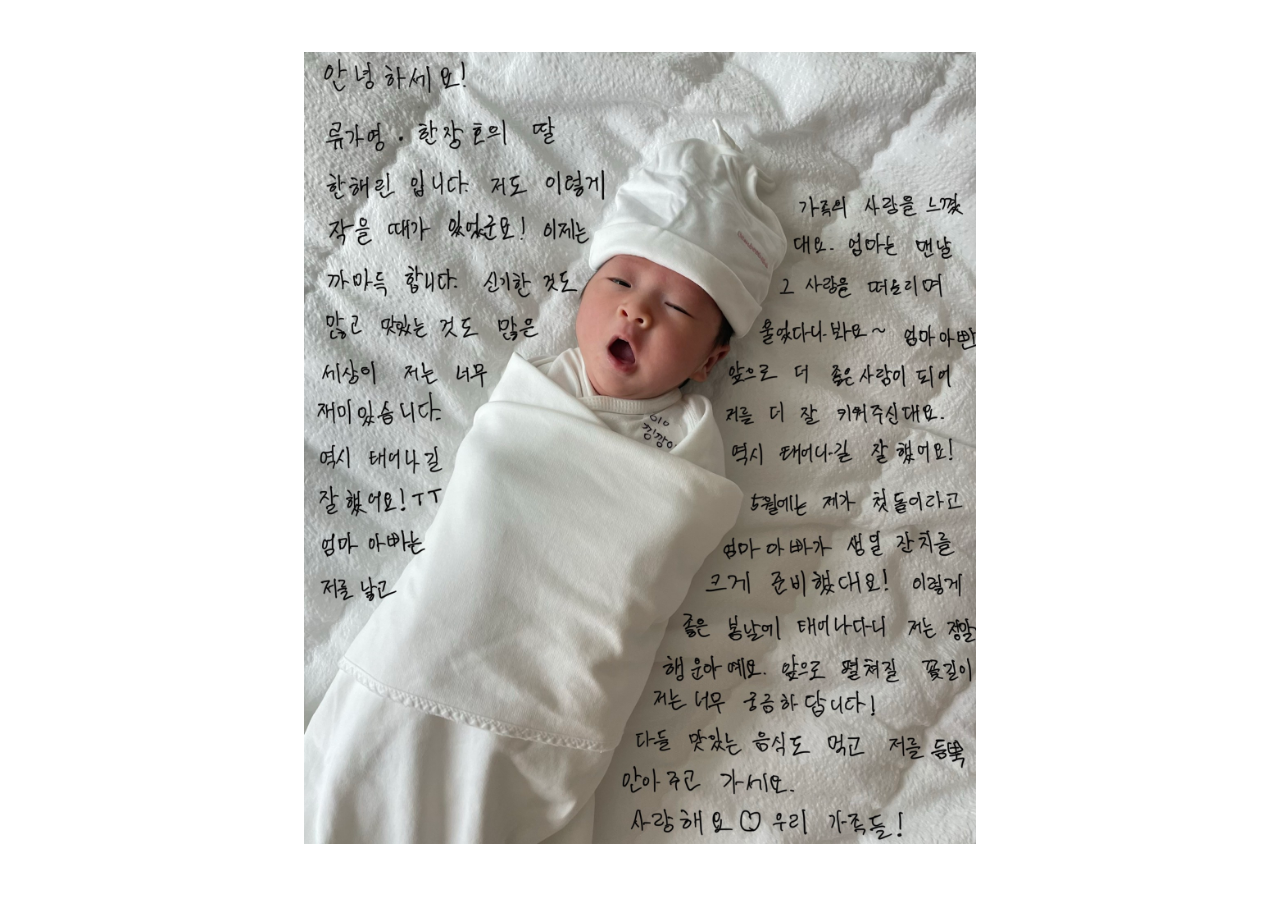
<file: landing-letter.html>
<!doctype html>
<html lang="ko">
  <head>
    <meta charset="UTF-8" />
    <meta name="viewport" content="width=device-width, initial-scale=1.0" />
    <title>해린이 첫돌 초대장</title>
    <style>
      @font-face {
        font-family: "NanumBarunGothic";
        src: url("//cdn.jsdelivr.net/font-nanumlight/1.0/NanumBarunGothicWeb.eot");
        font-weight: 400;
        font-display: swap;
      }

      * {
        box-sizing: border-box;
      }

      html,
      body {
        height: 100%;
      }

      body {
        margin: 0;
        overflow: hidden;
        font-family: "NanumBarunGothic", "Apple SD Gothic Neo", "Pretendard", "Noto Sans KR", sans-serif;
        background: #ffffff;
        color: #111111;
      }

      .landing {
        min-height: 100svh;
        display: flex;
        align-items: stretch;
        justify-content: center;
        background: #ffffff;
      }

      .container {
        width: min(100%, 1440px);
      }

      .landing-shell {
        position: relative;
        min-height: 100svh;
        display: flex;
        flex-direction: column;
        justify-content: space-between;
        padding: 18px 16px 22px;
        background: #ffffff;
      }

      .landing-bottom {
        position: absolute;
        right: 16px;
        bottom: 22px;
        display: none;
        justify-content: flex-end;
      }

      .landing-shell.show-landing-bottom .landing-bottom {
        display: flex;
      }

      .click-cue {
        margin-left: auto;
        display: inline-flex;
        align-items: center;
        gap: 8px;
        padding: 10px 14px;
        border: 1px solid rgba(17, 17, 17, 0.08);
        border-radius: 999px;
        background: rgba(255, 255, 255, 0.88);
        color: rgba(17, 17, 17, 0.76);
        font-size: 12px;
        font-weight: 700;
        letter-spacing: 0.02em;
        box-shadow: 0 10px 24px rgba(17, 17, 17, 0.08);
        pointer-events: none;
      }

      .click-cue-icon {
        width: 22px;
        height: 22px;
        border-radius: 50%;
        background: rgba(17, 17, 17, 0.06);
        display: inline-flex;
        align-items: center;
        justify-content: center;
        font-size: 12px;
        animation: click-cue-pulse 1.5s ease-in-out infinite;
      }

      @keyframes click-cue-pulse {
        0%,
        100% {
          transform: scale(1);
          opacity: 0.8;
        }

        50% {
          transform: scale(1.08);
          opacity: 1;
        }
      }

      .landing-stage {
        flex: 1;
        display: flex;
        align-items: center;
        justify-content: center;
        min-height: 0;
        padding: 14px 0;
      }

      .landing-media {
        display: flex;
        align-items: center;
        justify-content: center;
        width: 100%;
        height: 100%;
      }

      .landing-media img {
        display: block;
        max-width: 100%;
        max-height: 100%;
        width: auto;
        height: auto;
        object-fit: contain;
      }

      .landing-letter-media {
        height: min(88svh, 1080px);
      }

      @media (min-width: 740px) {
        .landing-shell {
          padding: 22px 28px 26px;
        }

        .landing-bottom {
          right: 28px;
          bottom: 26px;
        }

        .click-cue {
          font-size: 13px;
        }
      }
    </style>
  </head>
  <body>
    <section class="landing">
      <div class="container">
        <div class="landing-shell">
          <div class="landing-stage">
            <div class="landing-media landing-letter-media">
              <img src="./_resource/landing_letter.jpg" alt="랜딩 편지 이미지" />
            </div>
          </div>

          <div class="landing-bottom">
            <div class="click-cue" aria-hidden="true">
              <span class="click-cue-icon">✦</span>
              <span>스크롤하거나 클릭해 다음으로</span>
            </div>
          </div>
        </div>
      </div>
    </section>

    <script>
      let touchStartY = 0;
      let navigating = false;

      function goNextPage() {
        if (navigating) {
          return;
        }

        navigating = true;
        window.location.href = "./menu.html";
      }

      function goPreviousPage() {
        if (navigating) {
          return;
        }

        navigating = true;
        window.location.href = "./index.html";
      }

      function isInteractiveTarget(target) {
        return Boolean(target?.closest("a, button, input, label"));
      }

      document.addEventListener("click", (event) => {
        if (isInteractiveTarget(event.target)) {
          return;
        }

        goNextPage();
      });

      window.addEventListener("wheel", (event) => {
        if (Math.abs(event.deltaY) <= 10) {
          return;
        }

        event.preventDefault();

        if (event.deltaY > 0) {
          goNextPage();
          return;
        }

        goPreviousPage();
      }, { passive: false });

      window.addEventListener("touchstart", (event) => {
        if (event.touches.length > 0) {
          touchStartY = event.touches[0].clientY;
        }
      }, { passive: true });

      window.addEventListener("touchend", (event) => {
        if (!event.changedTouches || event.changedTouches.length === 0) {
          return;
        }

        const deltaY = touchStartY - event.changedTouches[0].clientY;
        if (Math.abs(deltaY) <= 30) {
          return;
        }

        if (deltaY > 0) {
          goNextPage();
          return;
        }

        goPreviousPage();
      }, { passive: true });
    </script>
  </body>
</html>
</file>
